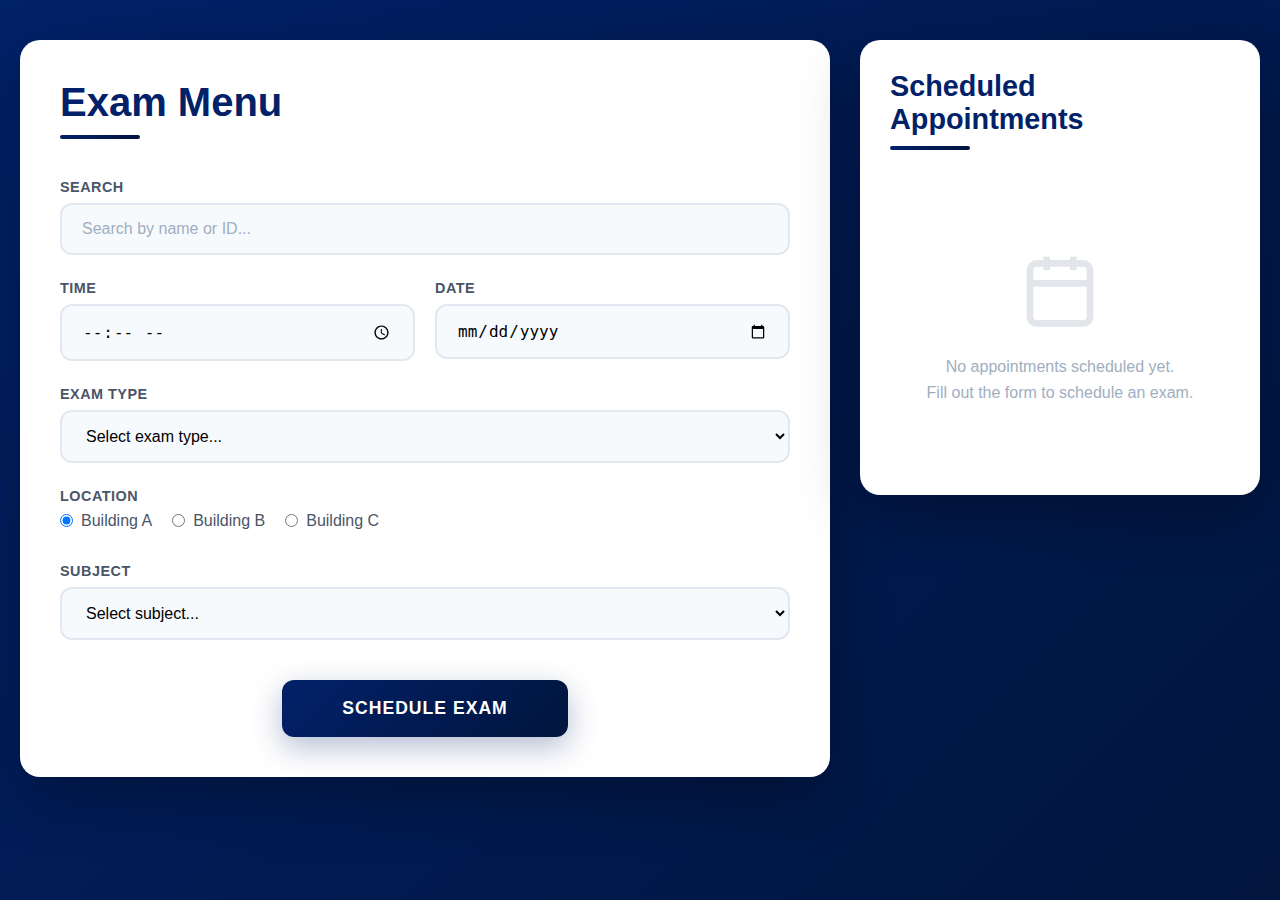
<file: index.html>
<!DOCTYPE html>
<html lang="en">
<head>
  <meta charset="UTF-8">
  <meta name="viewport" content="width=device-width, initial-scale=1.0">
  <title>Exam Menu</title>
  <link rel="stylesheet" href="styles.css">
</head>

<body>
  <div class="container">
    <div class="exam-menu-card">
      <h1>Exam Menu</h1>
      <div class="title-underline"></div>

      <form id="examForm">
        <div class="form-group">
          <label for="search1">Search</label>
          <input type="text" id="search1" placeholder="Search by name or ID...">
        </div>

        <div class="grid-two-col">
          <div class="form-group">
            <label for="time">Time</label>
            <input type="time" id="time" required>
          </div>

          <div class="form-group">
            <label for="date">Date</label>
            <input type="date" id="date" required>
          </div>
        </div>

        <div class="form-group">
          <label for="examType">Exam Type</label>
          <select id="examType" required>
            <option value="">Select exam type...</option>
            <!-- <option value="physical">Physical Examination</option>
            <option value="blood">Blood Test</option>
            <option value="xray">X-Ray</option>
            <option value="mri">MRI Scan</option>
            <option value="ct">CT Scan</option>
            <option value="ultrasound">Ultrasound</option> -->
          </select>
        </div>

        <div class="form-group">
          <label>Location</label>
          <div class="radio-group">
            <label class="radio-label">
              <input type="radio" name="location" value="Building A" checked>
              <span>Building A</span>
            </label>
            <label class="radio-label">
              <input type="radio" name="location" value="Building B">
              <span>Building B</span>
            </label>
            <label class="radio-label">
              <input type="radio" name="location" value="Building C">
              <span>Building C</span>
            </label>
          </div>
        </div>

        <div class="form-group">
          <label for="subject">Subject</label>
          <select id="subject" required>
            <option value="">Select subject...</option>
            <!-- <option value="cardiology">Cardiology</option>
            <option value="neurology">Neurology</option>
            <option value="orthopedics">Orthopedics</option>
            <option value="radiology">Radiology</option>
            <option value="pediatrics">Pediatrics</option>
            <option value="general">General Medicine</option>
            <option value="dermatology">Dermatology</option>
            <option value="ophthalmology">Ophthalmology</option> -->
          </select>
        </div>

        <div class="button-container">
          <button type="submit" class="schedule-btn">Schedule Exam</button>
        </div>
      </form>
    </div>

    <div class="appointments-card">
      <h2>Scheduled Appointments</h2>
      <div class="title-underline"></div>

      <div class="appointments-empty" id="emptyState">
        <svg viewBox="0 0 24 24" fill="none" stroke="currentColor" stroke-width="2">
          <rect x="3" y="4" width="18" height="18" rx="2" ry="2"></rect>
          <line x1="16" y1="2" x2="16" y2="6"></line>
          <line x1="8" y1="2" x2="8" y2="6"></line>
          <line x1="3" y1="10" x2="21" y2="10"></line>
        </svg>
        <p>No appointments scheduled yet.<br>Fill out the form to schedule an exam.</p>
      </div>

      <div id="appointmentsList" style="display: none;"></div>
    </div>
  </div>

  <script src="script.js"></script>
</body>
</html>
</file>
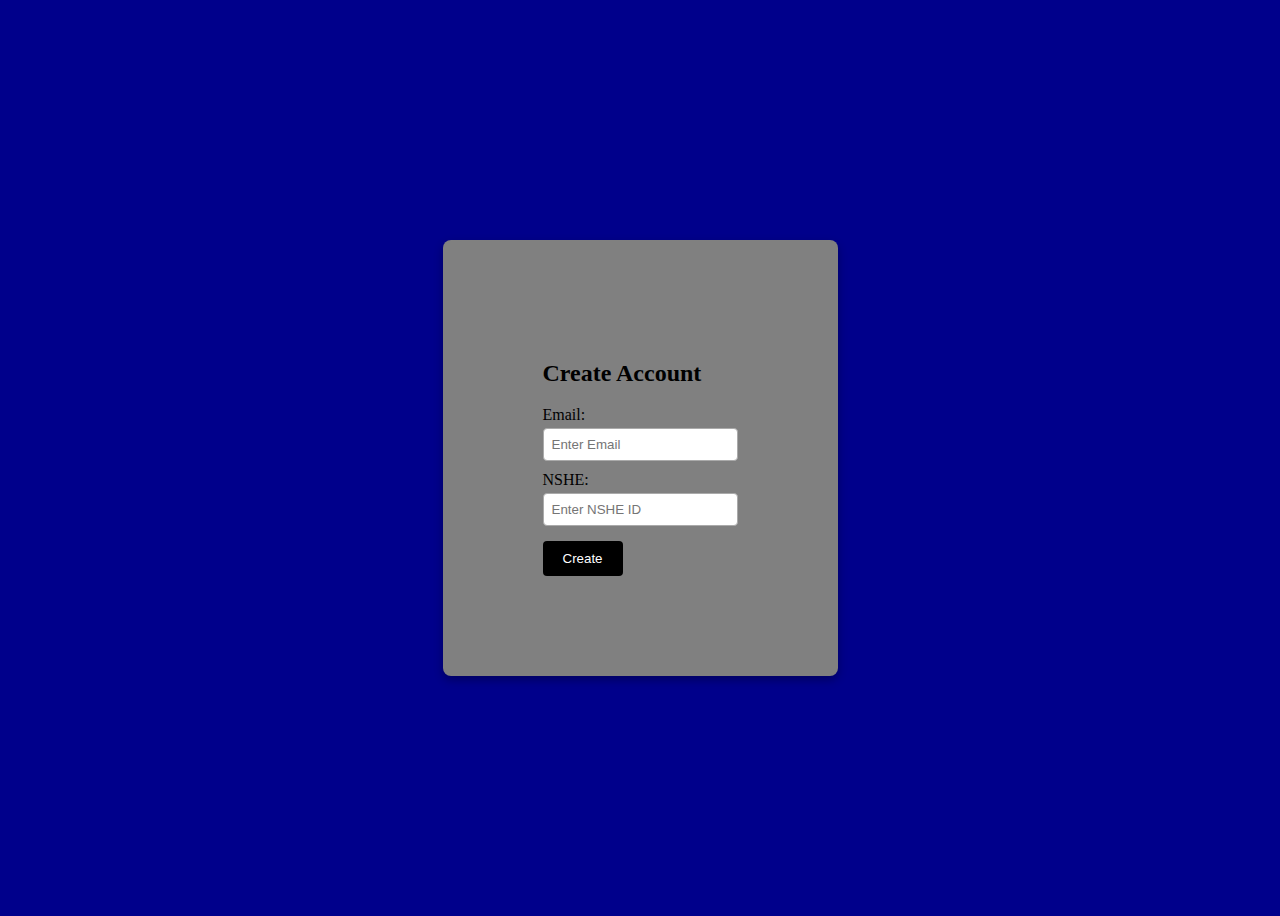
<file: CreateAccount.html>
<!DOCTYPE html>
<html lang="en">
<head>
    <meta charset="UTF-8">
    <meta name="viewport" content="width=device-width, initial-scale=1.0">
    <title>Create Account</title>

    <style>
        /* CSS will go here */
        body{
            background-color: darkblue;   /* dark blue background */
            height: 100vh;                  /* full height of screen */
            display:flex;                   /* use flexbox layout */
            justify-content: center;        /* center horizontally */
            align-items: center;            /* center vertically */
        }

        .container{
            background-color: grey;                   /* adds the grey color */
            padding: 100px;                              /* centers the box */
            border-radius: 8px;                         /* rouds the corners */
            box-shadow: 0 4px 10px rgba(0,0,0,0.3);   /* light shadow */
        }
        label{
            display:block;                  /* creates the box */
            margin-top: 10px;               /* moves margin to top */
            color: #000;                  /* black label */
        }
        input{
            display: block;                 /* puts input below its label */
            width: 100%;                    /* make input fill container width */
            padding: 8px;                   /* space inside the box */
            margin-top: 4px;                /* small space between label and input*/
            border: 1px solid #aaa;       /* makes border thin */
            border-radius: 4px;             /* round corners */
            box-sizing: border-box;         /* creates width and padding */
        }

        button{
            background-color: #000;       /* black background */
            color: white;                 /* white text */
            border: none;                   /* removes borders */
            padding: 10px 20px;             /* makes space for the inputs */
            border-radius: 4px;             /* round corners */
            cursor: pointer;                /* makes curoser a hand */
            margin-top: 15px;               /* space above the bottom */
        }
    </style>
</head>
<body>
    <div class = "container">

    <h2>Create Account</h2>
    <form>
        <label for= "email">Email:</label>
        <input id= "email" type= "email" placeholder= "Enter Email">

        <label for="text">NSHE:</label>
        <input id= "text" type= "text" placeholder= "Enter NSHE ID">

        <button>Create</button>
    </form>
</body>
</html>
</file>
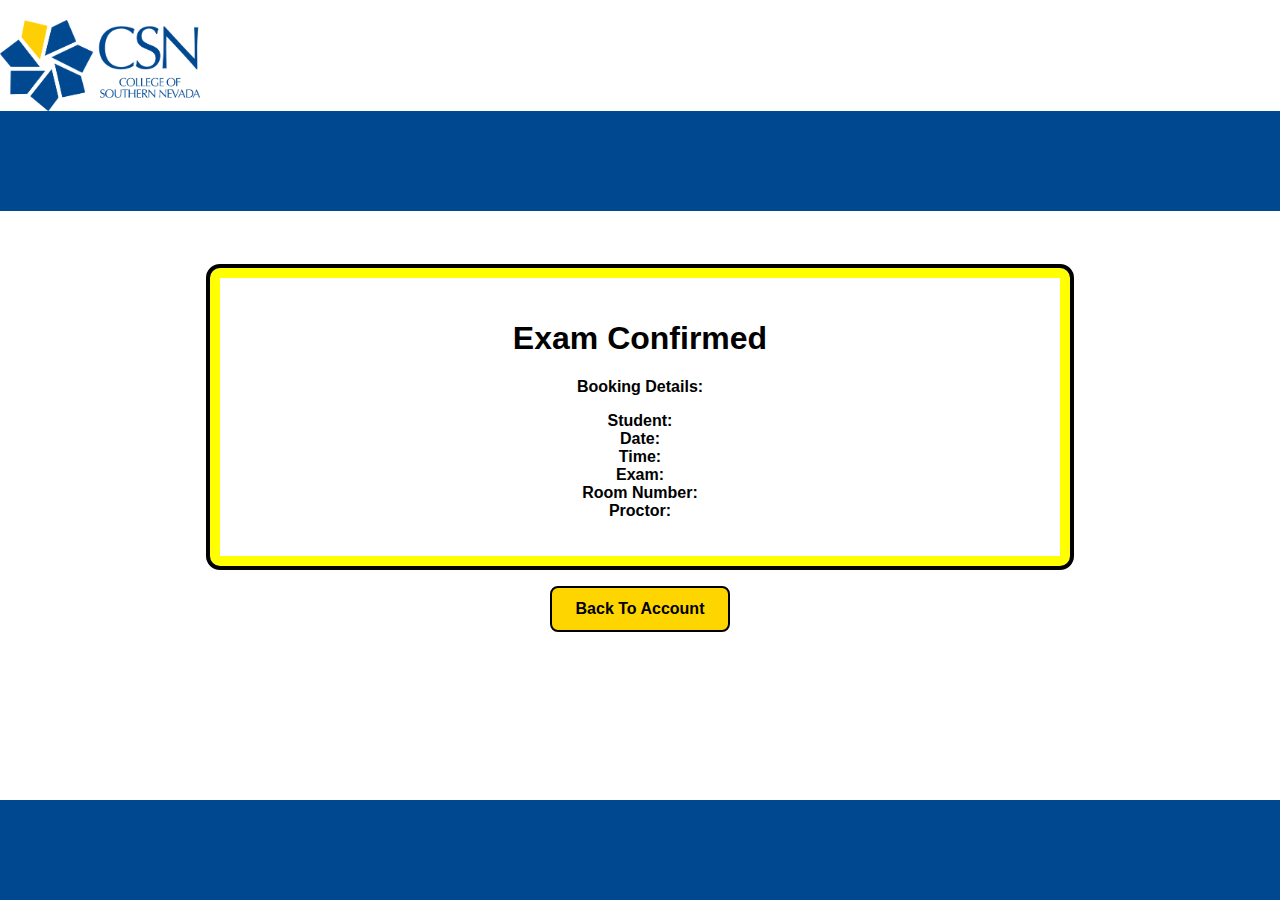
<file: CIT 260/confirmation.html>
<!DOCTYPE html>
<html lang="en">
<head>
  <meta charset="UTF-8">
  <meta name="viewport" content="width=device-width, initial-scale=1.0">
  <title>Confirmation Page</title>
  <style>
    body {
      font-family: Arial, sans-serif;
      background-color: white;
      display: flex;
      flex-direction: column;
      justify-content: center;
      align-items: center;
      height: 100vh;
      margin: 0;
      text-align: center;
      
    }

    .card {
        background-color: white;
        max-width: 800px;
        max-height: 800px;
        width: 90%;
        padding: 20px;
        border-radius: 10px;
        border: 10px solid yellow;
        outline: 4px solid black;
        font-weight: bold;
        
    }

    header {
      width: 100%;
      position: absolute;
      top: 20px;
    }

    .logo {
      width: 200px;
      height: auto;
      border-radius: 8px;
      display: block;
      left: 20px;
    }

    .button-container {
      margin-top: 20px; 
      text-align: center; 
    }

    .btn {
      display: inline-block;
      padding: 12px 24px;
      background-color: #ffd500;
      color: black;
      font-weight: bold;
      text-decoration: none;
      border-radius: 8px;
      border: 2px solid black;
      transition: background-color 0.3s, transform 0.2s;
    }

    .btn:hover {
      background-color: #ffc107; 
      transform: translateY(-2px);
    }

    .footer {
      width: 100%;             
      height: 100px;            
      background-color: #004990;  
      position: fixed;  
      bottom: 0;
      left: 0;
      z-index: 1000; 
}

    .top-bar {
      width: 100%; 
      height: 100px;
      background-color: #004990;
      
      margin-bottom: 100px;
    }

  </style>
</head>
<body>

    <header>
      <img src="csn image.webp" alt="CSN Logo" class="logo">
      <div class="top-bar">

      </div>
    </header>




    <div class="card">
        <h1>Exam Confirmed</h1>
        <p>Booking Details:</p>

        <dl class="details">

            <dt>Student:</dt>
            <dd id="student_name"></dd>

            <dt>Date:</dt>
            <dd id="exam-date"></dd>

            <dt>Time:</dt>
            <dd id="exam-time"></dd>

            <dt>Exam:</dt>
            <dd id="exam-name"></dd>

            <dt>Room Number:</dt>
            <dd id="exam-room"></dd>

            <dt>Proctor:</dt>
            <dd id="exam-proctor"></dd>
        </dl>
      </div>

  <div class="button-container">
    <a href="#" class="btn">Back To Account</a>
  </div>

  <footer class="footer">

  </footer>

</body>
</html>
</file>
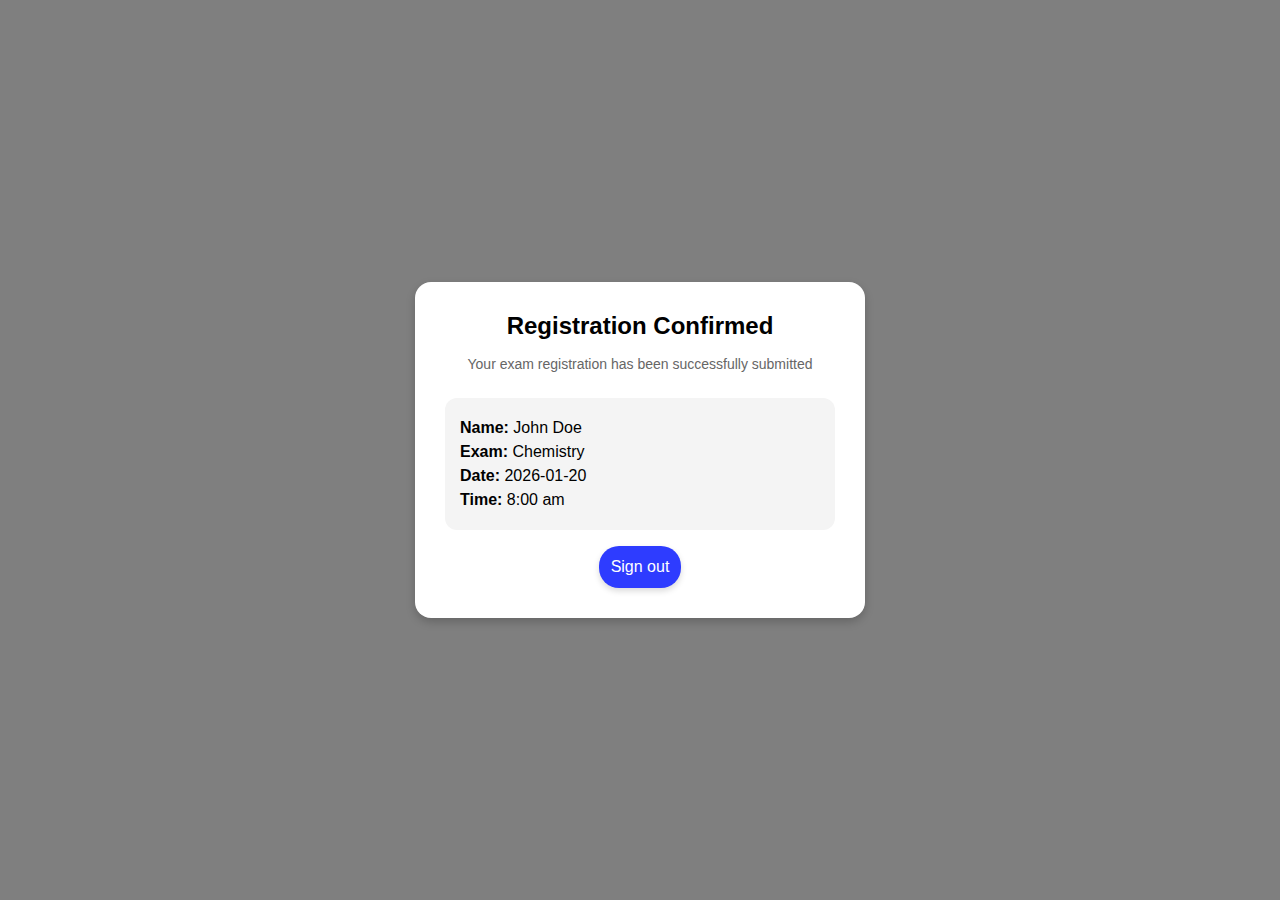
<file: Front-End/confirmation.html>
<!DOCTYPE html>
<html lang="en">
<head>
    <meta charset="UTF-8" />
    <meta name="viewport" content="width=device-width, initial-scale=1.0" />
    <title>Register Confirmation</title>
    <link rel="stylesheet" href="confirmation.css" />
</head>
<body>
    <div class="container">
        <div class="reg-box">
        
        <h2>Registration Confirmed</h2>
        <p class="message">Your exam registration has been successfully submitted</p>


        <div class="info-box">
            <p> <b>Name:</b> John Doe</p>
            <p> <b>Exam:</b> Chemistry</p>
            <p> <b>Date:</b> 2026-01-20</p>
            <p> <b>Time:</b> 8:00 am</p>
        </div>


        <a href="login.html"><button>Sign out</button></a>

        </div>
    </div>
</body>
</html>
</file>
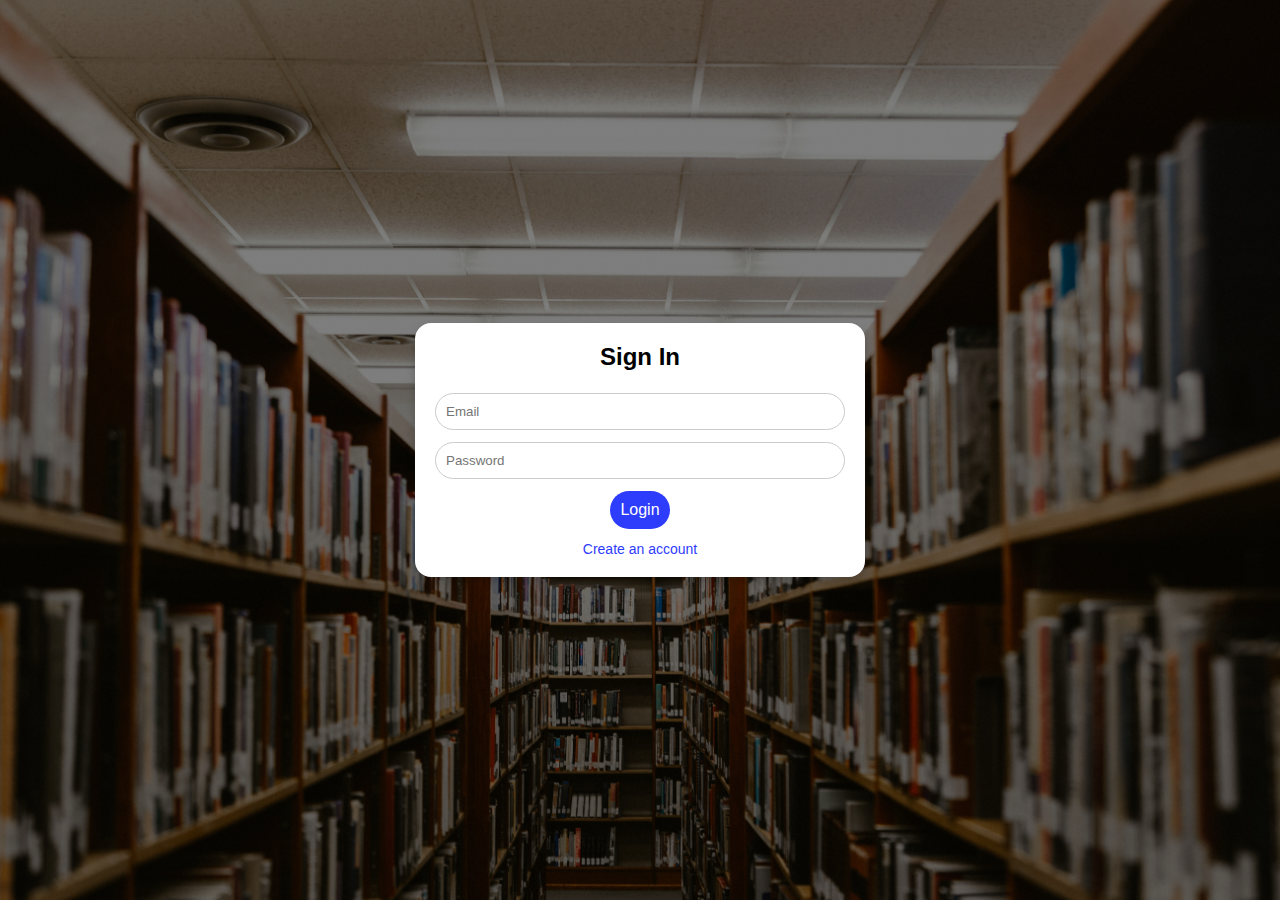
<file: Front-End/login.html>
<!DOCTYPE html>
<html lang="en">
<head>
    <meta charset="UTF-8" />
    <meta name="viewport" content="width=device-width, initial-scale=1.0" />
    <title>Login Page</title>
    <link rel="stylesheet" href="login.css" />
</head>
<body>
    <div class="container">
        <div class="login-menu">
        <h2>Sign In</h2>
            <input type="text" placeholder="Email" />
            <input type="password" placeholder="Password" />
            <div class="login-btn">
            <a href="index.html"><button>Login</button></a>
            </div>
            <a href="register.html">Create an account</a>
        </div>
    </div>
</body>
</html>
</file>
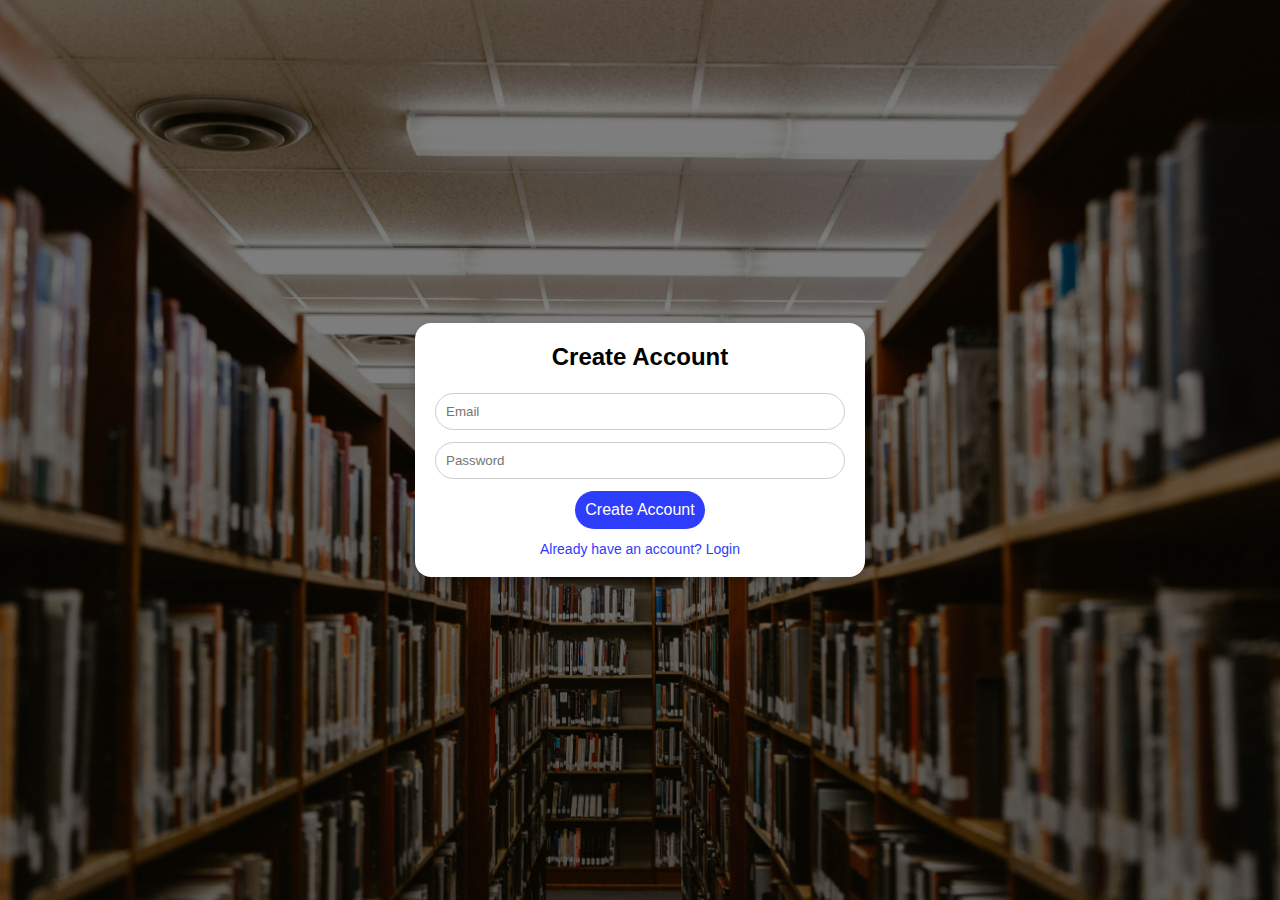
<file: Front-End/register.html>
<!DOCTYPE html>
<html lang="en">
<head>
    <meta charset="UTF-8" />
    <meta name="viewport" content="width=device-width, initial-scale=1.0" />
    <title>Create Account</title>
    <link rel="stylesheet" href="register.css" />
</head>
<body>
    <div class="container">
        <div class="create-menu">
            <h2>Create Account</h2>


            <input type="email" placeholder="Email" />
            <input type="password" placeholder="Password" />


            <a href="login.html"><button>Create Account</button></a>


            <a href="login.html">Already have an account? Login</a>
        </div>
    </div>
</body>
</html>
</file>
<file: styles.css>
* {
  margin: 0;
  padding: 0;
  box-sizing: border-box;
}

body {
  font-family: 'Segoe UI', Tahoma, Geneva, Verdana, sans-serif;
  background: linear-gradient(135deg, #012169 0%, #01153d 100%);
  min-height: 100vh;
  padding: 40px 20px;
}

.container {
  max-width: 1400px;
  margin: 0 auto;
  display: grid;
  grid-template-columns: 1fr 400px;
  gap: 30px;
}

.exam-menu-card {
  background: white;
  border-radius: 20px;
  padding: 40px;
  box-shadow: 0 20px 60px rgba(0, 0, 0, 0.3);
}

.appointments-card {
  background: white;
  border-radius: 20px;
  padding: 30px;
  box-shadow: 0 20px 60px rgba(0, 0, 0, 0.3);
  height: fit-content;
}

h1 {
  font-size: 2.5rem;
  color: #012169;
  margin-bottom: 10px;
  font-weight: 600;
}

.title-underline {
  width: 80px;
  height: 4px;
  background: linear-gradient(90deg, #012169, #01153d);
  border-radius: 2px;
  margin-bottom: 40px;
}

h2 {
  font-size: 1.8rem;
  color: #012169;
  margin-bottom: 10px;
  font-weight: 600;
}

.form-group {
  margin-bottom: 25px;
}

label {
  display: block;
  font-size: 0.9rem;
  font-weight: 600;
  color: #4a5568;
  margin-bottom: 8px;
  text-transform: uppercase;
  letter-spacing: 0.5px;
}

input, select {
  width: 100%;
  padding: 15px 20px;
  border: 2px solid #e2e8f0;
  border-radius: 12px;
  font-size: 1rem;
  transition: all 0.3s ease;
  background: #f7fafc;
}

input:focus, select:focus {
  outline: none;
  border-color: #012169;
  background: white;
  box-shadow: 0 0 0 3px rgba(1, 33, 105, 0.1);
}

input::placeholder {
  color: #a0aec0;
}

.button-container {
  margin-top: 40px;
  text-align: center;
}

.schedule-btn {
  background: linear-gradient(135deg, #012169 0%, #01153d 100%);
  color: white;
  border: none;
  padding: 18px 60px;
  font-size: 1.1rem;
  font-weight: 600;
  border-radius: 12px;
  cursor: pointer;
  transition: all 0.3s ease;
  box-shadow: 0 10px 30px rgba(1, 33, 105, 0.3);
  text-transform: uppercase;
  letter-spacing: 1px;
}

.schedule-btn:hover {
  transform: translateY(-2px);
  box-shadow: 0 15px 40px rgba(1, 33, 105, 0.4);
}

.schedule-btn:active {
  transform: translateY(0);
}

.appointments-empty {
  text-align: center;
  padding: 60px 20px;
  color: #a0aec0;
}

.appointments-empty svg {
  width: 80px;
  height: 80px;
  margin-bottom: 20px;
  opacity: 0.3;
}

.appointments-empty p {
  font-size: 1rem;
  line-height: 1.6;
}

.grid-two-col {
  display: grid;
  grid-template-columns: 1fr 1fr;
  gap: 20px;
}

.radio-group {
  display: flex;
  gap: 20px;
  margin-top: 8px;
}

.radio-label {
  display: flex;
  align-items: center;
  cursor: pointer;
  font-size: 1rem;
  font-weight: 400;
  color: #4a5568;
  text-transform: none;
  letter-spacing: normal;
}

.radio-label input[type="radio"] {
  width: auto;
  margin-right: 8px;
  cursor: pointer;
}

/* Appointment Cards */
.appointment-item {
  border: 2px solid #e2e8f0;
  border-radius: 12px;
  padding: 20px;
  margin-bottom: 20px;
  background: #f8fafc;
  position: relative;
  box-shadow: 0 4px 12px rgba(0, 0, 0, 0.05);
}

.appointment-item h3 {
  color: #012169;
  margin-bottom: 8px;
}

.appointment-item p {
  margin-bottom: 6px;
  color: #4a5568;
  font-size: 0.95rem;
}

.cancel-btn {
  position: absolute;
  top: 15px;
  right: 15px;
  background: #ff3b3b;
  color: white;
  border: none;
  padding: 8px 14px;
  border-radius: 8px;
  cursor: pointer;
  font-size: 0.85rem;
  transition: background 0.3s ease;
}

.cancel-btn:hover {
  background: #d80000;
}
</file>
<file: Front-End/confirmation.css>
* {
margin: 0;
padding: 0;
box-sizing: border-box;
}


html, body {
height: 100%;
font-family: Arial;
}


.container {
height: 100%;
width: 100%;
display: flex;
justify-content: center;
align-items: center;
background: linear-gradient(rgba(0,0,0,0.5), rgba(0,0,0,0.5));
background-size: cover;
}


.reg-box {
width: 90%;
max-width: 450px;
padding: 30px;
background-color: white;
border-radius: 16px;
display: flex;
flex-direction: column;
align-items: center;
gap: 16px;
box-shadow: 0 4px 10px rgba(0,0,0,0.2);
text-align: center;
}


.message {
color: #666;
font-size: 14px;
margin-bottom: 10px;
}


.info-box {
width: 100%;
background-color: #f4f4f4;
padding: 15px;
border-radius: 12px;
text-align: left;
}


.info-box p {
margin: 6px 0;
}


.reg-box button {
width: 100%;
padding: 12px;
border: none;
background-color: #2e3cff;
color: white;
border-radius: 20px;
cursor: pointer;
font-size: 16px;
box-shadow: 0 3px 6px rgba(0,0,0,0.15);
}
</file>
<file: Front-End/login.css>
* {
margin: 0;
padding: 0;
box-sizing: border-box;
}

html, body {
height: 100%;
font-family: Arial;
}

.container {
height: 100%;
width: 100%;
display: flex;
justify-content: center;
align-items: center;
background: linear-gradient(rgba(0,0,0,0.5), rgba(0,0,0,0.5)),
url("./assets/background2.jpg") no-repeat center center fixed;
background-size: cover;
}

.login-menu {
width: 90%;
max-width: 450px;
padding: 20px;
background-color: white;
border-radius: 16px;
display: flex;
flex-direction: column;
align-items: center;
gap: 12px;
box-shadow: 0 4px 10px rgba(0,0,0,0.2);
}

.login-menu h2 {
margin-bottom: 10px;
}

.login-menu input {
width: 100%;
padding: 10px;
border: 1px solid #ccc;
border-radius: 20px;
outline: none;
}

.login-menu button {
width: 100%;
padding: 10px;
border: none;
background-color: #2e3cfc;
color: white;
border-radius: 20px;
cursor: pointer;
font-size: 16px;
}

.login-menu button:hover {
background-color: #4251ff;
}

.login-menu a {
font-size: 14px;
color: #2e3cfc;
text-decoration: none;
}
</file>
<file: Front-End/register.css>
* {
margin: 0;
padding: 0;
box-sizing: border-box;
}

html, body {
height: 100%;
font-family: Arial;
}

.container {
height: 100%;
width: 100%;
display: flex;
justify-content: center;
align-items: center;
background: linear-gradient(rgba(0,0,0,0.5), rgba(0,0,0,0.5)),
url("./assets/background2.jpg") no-repeat center center fixed;
background-size: cover;
}

.create-menu {
width: 90%;
max-width: 450px;
padding: 20px;
background-color: white;
border-radius: 16px;
display: flex;
flex-direction: column;
align-items: center;
gap: 12px;
box-shadow: 0 4px 10px rgba(0,0,0,0.2);
}

.create-menu h2 {
margin-bottom: 10px;
}

.create-menu input {
width: 100%;
padding: 10px;
border: 1px solid #ccc;
border-radius: 20px;
outline: none;
}

.create-menu button {
width: 100%;
padding: 10px;
border: none;
background-color: #2e3cfc;
color: white;
border-radius: 20px;
cursor: pointer;
font-size: 16px;
}

.create-menu button:hover {
background-color: #4251ff;
}

.create-menu a {
font-size: 14px;
color: #2e3cfc;
text-decoration: none;
}
</file>
